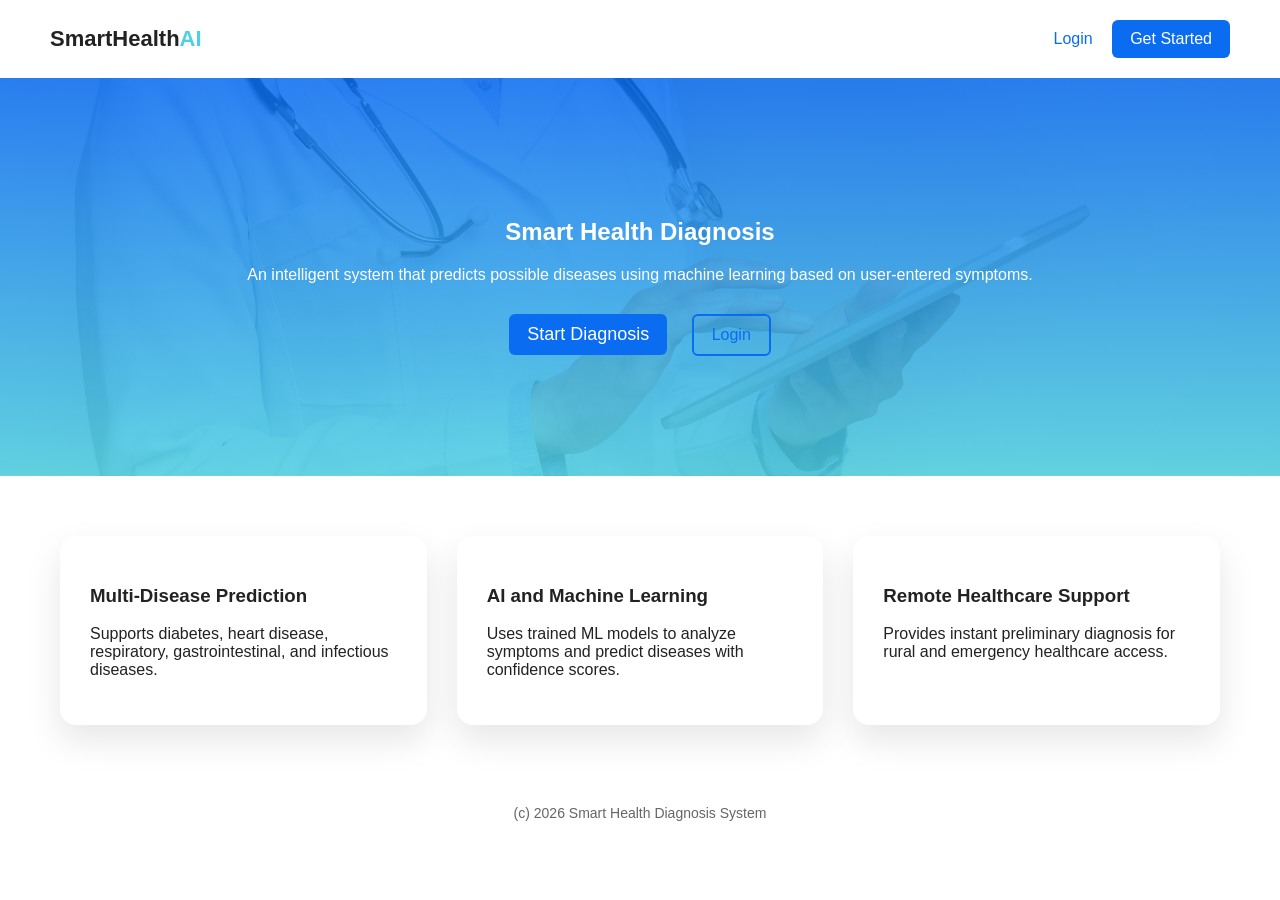
<file: template/index.html>
<!DOCTYPE html>
<html lang="en">
<head>
  <meta charset="UTF-8" />
  <meta name="description" content="AI-based smart health diagnosis system for predicting diseases using machine learning and symptom analysis." />
  <title>Smart Health Diagnosis System</title>
  <link rel="stylesheet" href="css/style.css" />
</head>
<body class="public-bg">
  <header class="landing-header">
    <div class="logo">SmartHealth<span>AI</span></div>
    <nav>
      <a href="login.html">Login</a>
      <a href="register.html" class="btn">Get Started</a>
    </nav>
  </header>

  <section class="landing-hero">
    <h1>Smart Health Diagnosis</h1>
    <p>
      An intelligent system that predicts possible diseases
      using machine learning based on user-entered symptoms.
    </p>
    <div class="hero-actions">
      <a href="register.html" class="btn primary">Start Diagnosis</a>
      <a href="login.html" class="btn outline">Login</a>
    </div>
  </section>

  <section class="features">
    <div class="feature-card">
      <h3>Multi-Disease Prediction</h3>
      <p>Supports diabetes, heart disease, respiratory, gastrointestinal, and infectious diseases.</p>
    </div>
    <div class="feature-card">
      <h3>AI and Machine Learning</h3>
      <p>Uses trained ML models to analyze symptoms and predict diseases with confidence scores.</p>
    </div>
    <div class="feature-card">
      <h3>Remote Healthcare Support</h3>
      <p>Provides instant preliminary diagnosis for rural and emergency healthcare access.</p>
    </div>
  </section>

  <footer class="footer">
    (c) 2026 Smart Health Diagnosis System
  </footer>

  <div id="toast" class="toast hidden"></div>
  <div id="loader" class="loader hidden"></div>
  <script src="js/main.js"></script>
</body>
</html>
</file>
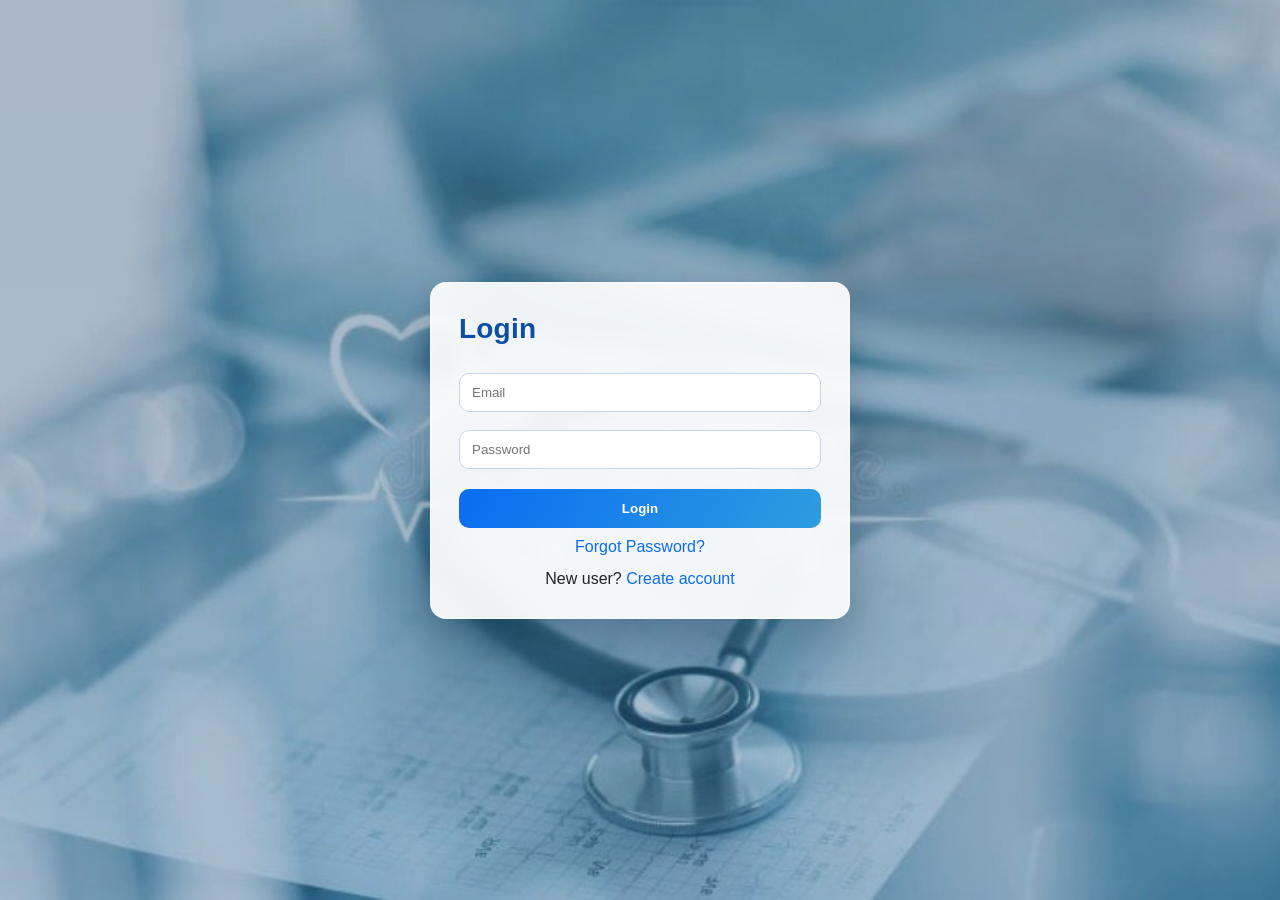
<file: template/dashboard.html>
<!DOCTYPE html>
<html lang="en">
<head>
  <meta charset="UTF-8" />
  <title>Diagnosis Dashboard | SmartHealth AI</title>
  <link rel="stylesheet" href="css/style.css" />
</head>
<body>
  <header class="app-header dashboard-header">
    <div class="brand-block">
      <div class="brand-logo" aria-hidden="true">
        <span class="brand-cross"></span>
      </div>
      <div class="brand-copy">
        <h2>SmartHealth AI</h2>
        <p>Clinical Decision Dashboard</p>
      </div>
    </div>
    <div>
      <a href="diagnosis.html" class="btn" id="newDiagnosisBtn">New Diagnosis</a>
      <a href="#" class="btn outline" onclick="logout()">Logout</a>
    </div>
  </header>

  <section class="dash-wrapper">
    <div class="dash-card highlight">
      <h3 id="dashCardTitle">Latest Diagnosis</h3>
      <p><span id="dashDisease">-</span></p>
      <p><span id="dashConfidence">-</span></p>
      <p><span id="dashRisk">-</span></p>
    </div>

    <div class="dash-card">
      <h3>Previous Reports</h3>
      <div id="cardContent2"></div>
    </div>

    <div class="dash-card">
      <h3 id="thirdCardTitle">Health Summary</h3>
      <p>Total Diagnoses: <span id="totalDiagnosis">0</span></p>
      <p id="totalRiskRow">Total Risk Diagnoses: <span id="totalRiskDiagnosis">0</span></p>
      <p id="doctorSuggestionsTitle"><strong>Doctor Suggestions</strong></p>
      <div id="patientSuggestions">No suggestions yet.</div>
      <div id="adminUserList" class="hidden"></div>
    </div>
  </section>

  <script src="js/main.js"></script>
  <div id="toast" class="toast hidden"></div>
  <div id="loader" class="loader hidden"></div>
</body>
</html>
</file>
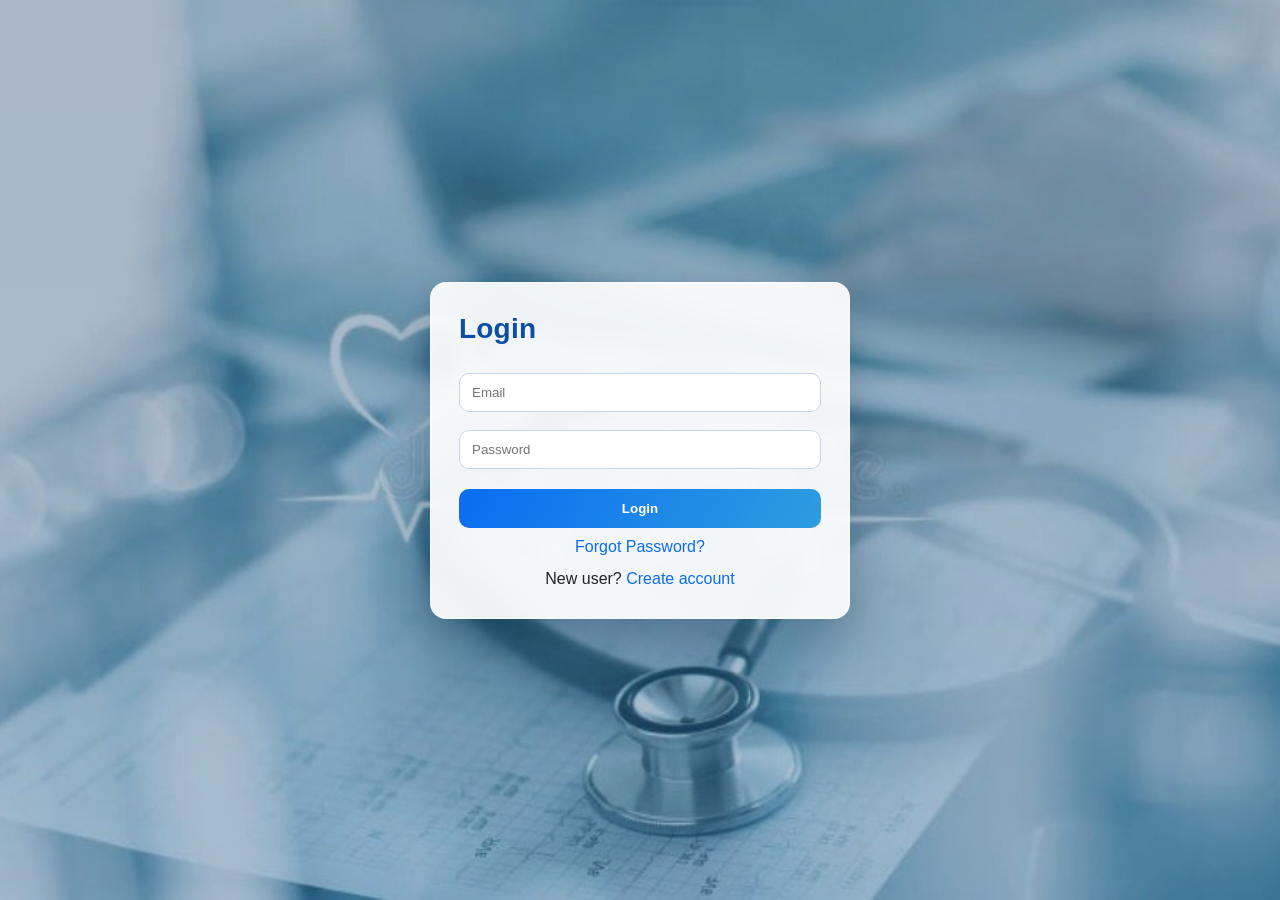
<file: template/diagnosis.html>
<!DOCTYPE html>
<html lang="en">
<head>
  <meta charset="UTF-8" />
  <title>Smart Health Diagnosis</title>
  <link rel="stylesheet" href="css/style.css" />
</head>
<body class="diag-bg">
  <div class="diag-container">
    <header class="diag-header">
      <span class="diag-badge">Clinical Intake Form</span>
      <h1>Smart Health Diagnosis</h1>
      <p>AI-based disease prediction using symptoms and health parameters</p>
    </header>

    <form class="diag-form" onsubmit="submitDiagnosis(event)">
      <section class="diag-section">
        <h3>Select Disease to Predict</h3>
        <select id="diseaseType" required>
          <option value="">Choose Disease</option>
          <option value="diabetes">Diabetes</option>
          <option value="heart">Heart Disease</option>
          <option value="respiratory">Respiratory Disease</option>
          <option value="kidney">Kidney Disease</option>
          <option value="liver">Liver Disease</option>
          <option value="cancer">Cancer</option>
        </select>
      </section>

      <section class="diag-section">
        <h3>Patient Basic Information</h3>
        <div class="grid-2">
          <input type="text" id="fullName" placeholder="Full Name" required />
          <input type="number" id="age" placeholder="Age" required />
          <select id="gender" required>
            <option value="">Gender</option>
            <option>Male</option>
            <option>Female</option>
            <option>Transgender</option>
            <option>Prefer not to say</option>
          </select>
          <input type="text" id="bloodGroup" placeholder="Blood Group" />
          <input type="number" id="height" placeholder="Height (cm)" />
          <input type="number" id="weight" placeholder="Weight (kg)" />
          <input type="text" id="bmi" placeholder="BMI (Auto)" readonly />
          <input type="text" id="location" placeholder="Location (Optional)" />
        </div>
      </section>

      <section class="diag-section">
        <h3>Vital Signs</h3>
        <div class="grid-2">
          <input type="number" id="temperature" placeholder="Body Temperature (C)" />
          <input type="number" id="heartRate" placeholder="Heart Rate (BPM)" />
          <input type="number" id="bpSys" placeholder="BP Systolic" />
          <input type="number" id="bpDia" placeholder="BP Diastolic" />
          <input type="number" id="respRate" placeholder="Respiratory Rate" />
          <input type="number" id="spo2" placeholder="Oxygen Saturation (SpO2)" />
        </div>
      </section>

      <section class="diag-section">
        <h3>Chief Complaints</h3>
        <div class="symptom-group">
          <label><input type="checkbox" value="fever" /> Fever</label>
          <label><input type="checkbox" value="cough" /> Cough</label>
          <label><input type="checkbox" value="chest_pain" /> Chest Pain</label>
          <label><input type="checkbox" value="shortness_of_breath" /> Shortness of Breath</label>
          <label><input type="checkbox" value="fatigue" /> Fatigue</label>
          <label><input type="checkbox" value="headache" /> Headache</label>
          <label><input type="checkbox" value="dizziness" /> Dizziness</label>
          <label><input type="checkbox" value="abdominal_pain" /> Abdominal Pain</label>
          <label><input type="checkbox" value="joint_pain" /> Joint Pain</label>
          <label><input type="checkbox" value="nausea" /> Nausea or Vomiting</label>
          <label><input type="checkbox" value="weight_change" /> Weight Loss or Gain</label>
        </div>
      </section>

      <section class="diag-section">
        <h3>Symptom Severity and Duration</h3>
        <div class="grid-2">
          <select id="severity">
            <option value="">Severity</option>
            <option>Mild</option>
            <option>Moderate</option>
            <option>Severe</option>
          </select>
          <select id="frequency">
            <option value="">Frequency</option>
            <option>Occasional</option>
            <option>Frequent</option>
            <option>Constant</option>
          </select>
          <input type="number" id="duration" placeholder="Duration (Days)" />
        </div>
      </section>

      <section class="diag-section">
        <h3>Medical History</h3>
        <textarea id="medicalHistory" placeholder="Existing conditions, past surgeries, family history"></textarea>
      </section>

      <section class="diag-section">
        <h3>Lifestyle and Risk Factors</h3>
        <div class="grid-2">
          <select id="smoking">
            <option value="">Smoking</option>
            <option>No</option>
            <option>Yes</option>
            <option>Former</option>
          </select>
          <select id="alcohol">
            <option value="">Alcohol Consumption</option>
            <option>No</option>
            <option>Occasional</option>
            <option>Regular</option>
          </select>
          <select id="activity">
            <option value="">Physical Activity</option>
            <option>Low</option>
            <option>Moderate</option>
            <option>High</option>
          </select>
          <input type="number" id="sleep" placeholder="Sleep Duration (hrs)" />
          <input type="number" id="stress" placeholder="Stress Level (1-10)" />
        </div>
      </section>

      <div class="diag-submit-row">
        <p>Review entries carefully before running the diagnosis analysis.</p>
        <button type="submit" class="analyze-btn">Analyze and Predict Disease</button>
      </div>
    </form>
  </div>

  <script src="js/main.js"></script>
  <div id="toast" class="toast hidden"></div>
  <div id="loader" class="loader hidden"></div>
</body>
</html>
</file>
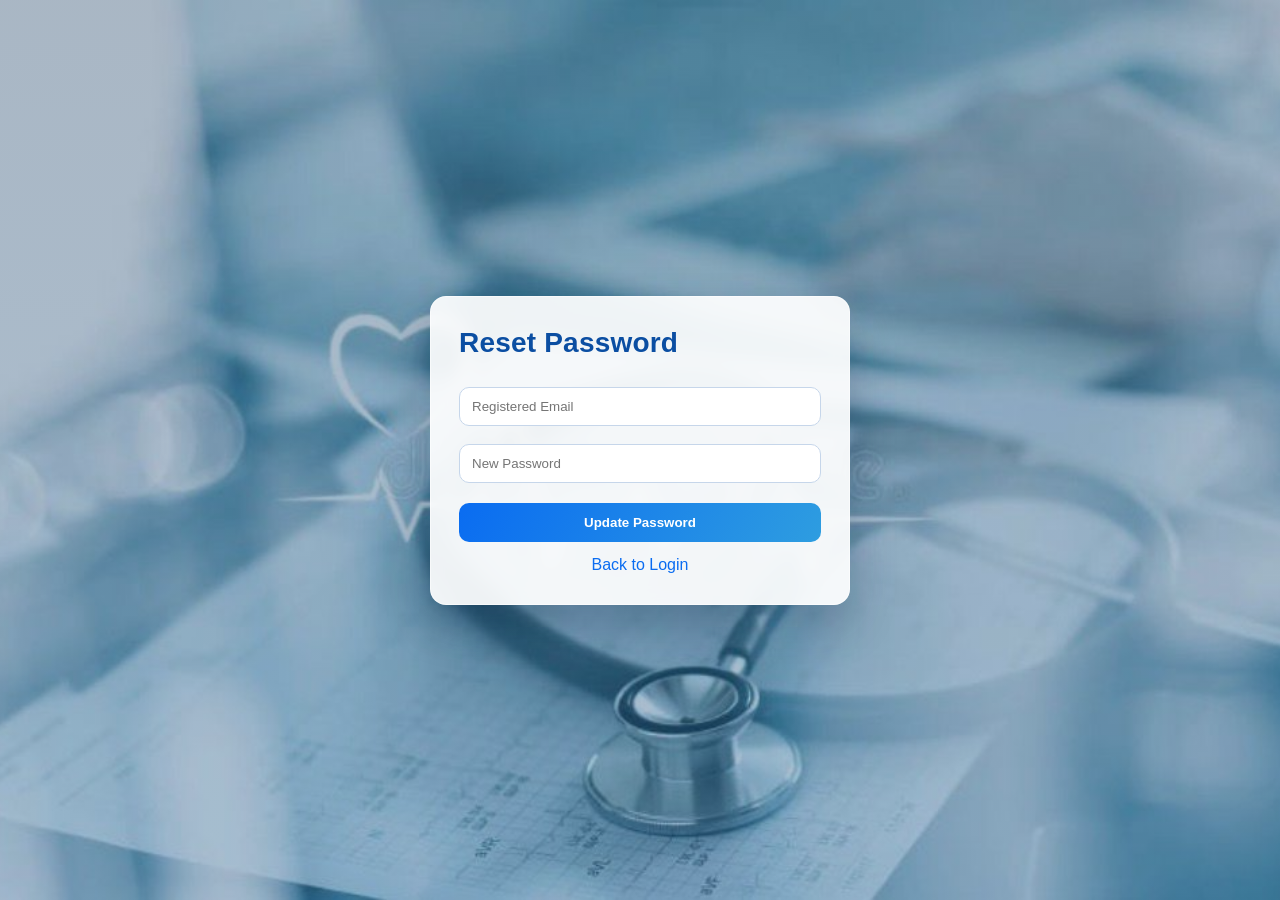
<file: template/forgot-password.html>
<!DOCTYPE html>
<html lang="en">
<head>
<meta charset="UTF-8">
<title>Forgot Password | SmartHealth AI</title>
<link rel="stylesheet" href="css/style.css">
</head>
<body class="auth-bg">

<div class="auth-card">
  <h2>Reset Password</h2>

  <form onsubmit="resetPassword(event)">
    <input type="email" id="fpEmail" placeholder="Registered Email" required>
    <small class="error" id="fpError"></small>

    <input type="password"
      id="fpPassword"
      placeholder="New Password"
      pattern="(?=.*\d)(?=.*[a-z])(?=.*[A-Z])(?=.*[@$!%*?&]).{8,}"
      required>

    <button type="submit">Update Password</button>
  </form>

  <p><a href="login.html">Back to Login</a></p>
</div>

<script src="js/main.js"></script>
<div id="toast" class="toast hidden"></div>
<div id="loader" class="loader hidden"></div>
</body>
</html>
</file>
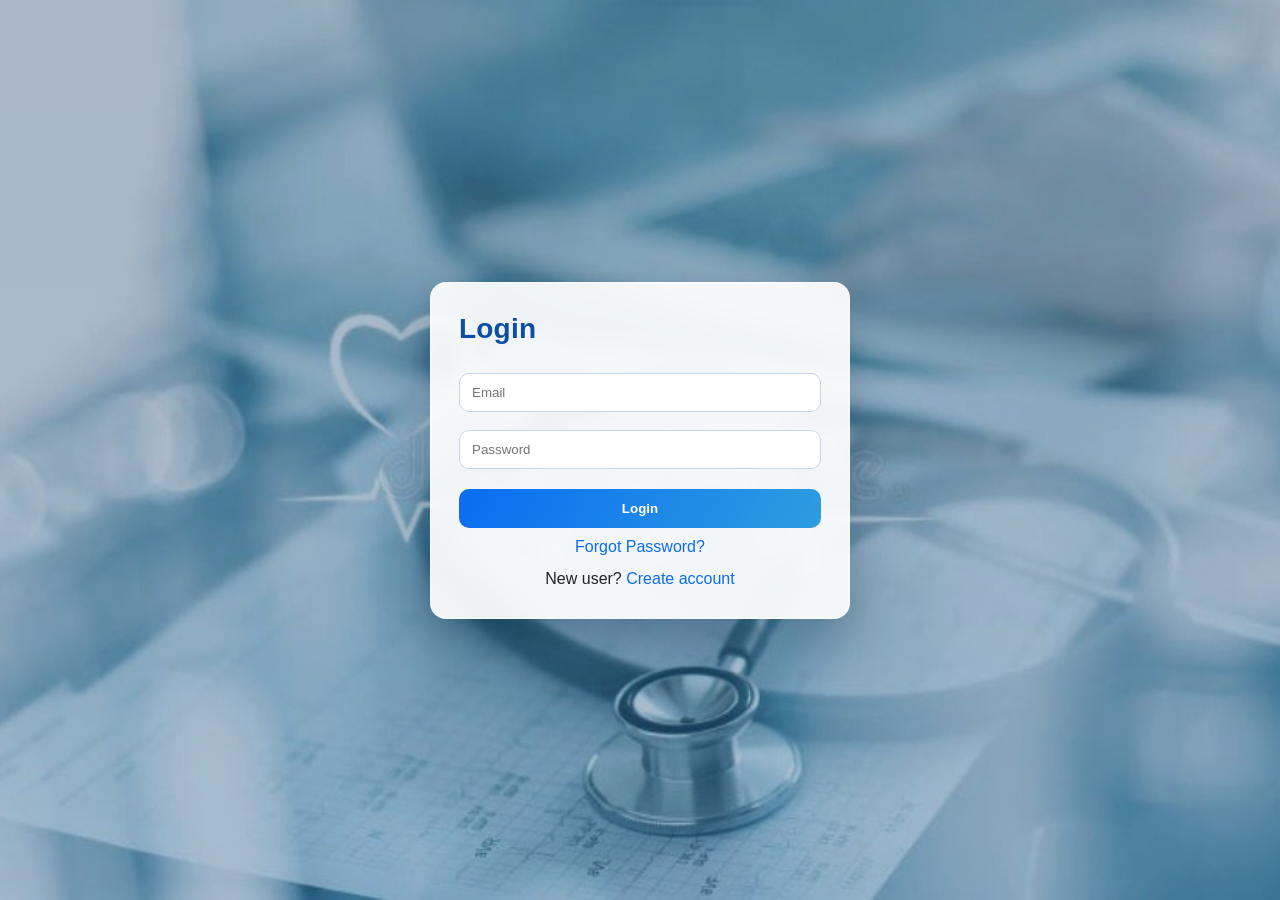
<file: template/login.html>
<!DOCTYPE html>
<html lang="en">
<head>
<meta charset="UTF-8">
<title>Login | SmartHealth AI</title>
<link rel="stylesheet" href="css/style.css">
</head>
<body class="auth-bg">

<div class="auth-card">
  <h2>Login</h2>

  <form onsubmit="login(event)">
    <input type="email" id="loginEmail" placeholder="Email" required>
    <input type="password" id="loginPassword" placeholder="Password" required>
    <small class="error" id="loginError"></small>
    <button type="submit">Login</button>
    <p style="text-align:center; margin-top:10px;">
      <a href="forgot-password.html">Forgot Password?</a>
    </p>
  </form>

  <p>New user? <a href="register.html">Create account</a></p>
</div>

<script src="js/main.js"></script>
<div id="toast" class="toast hidden"></div>
<div id="loader" class="loader hidden"></div>
</body>
</html>
</file>
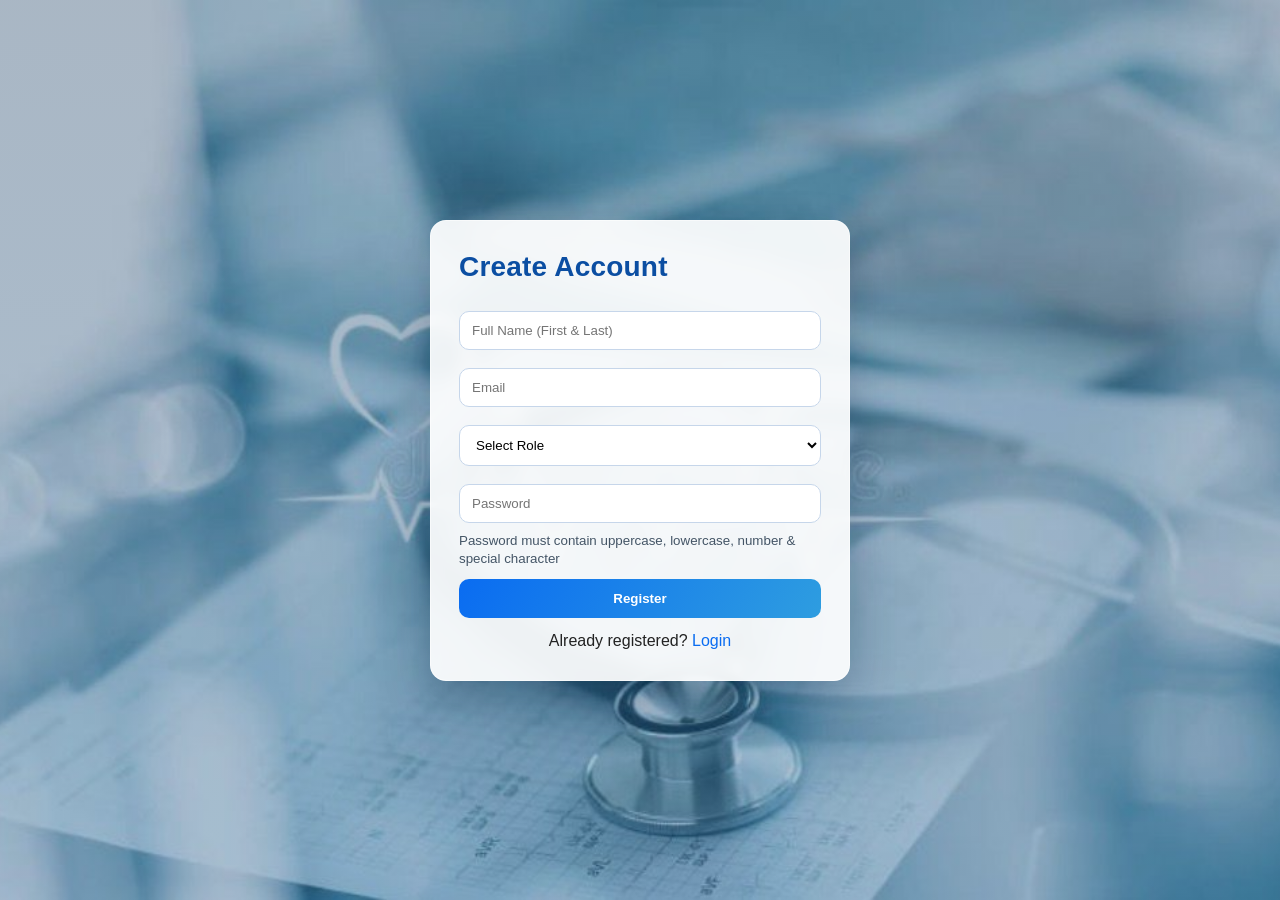
<file: template/register.html>
<!DOCTYPE html>
<html lang="en">
<head>
<meta charset="UTF-8">
<title>Register | SmartHealth AI</title>
<link rel="stylesheet" href="css/style.css">
</head>
<body class="auth-bg">

<div class="auth-card">
  <h2>Create Account</h2>

  <form onsubmit="registerUser(event)">
    <input type="text" id="regName" placeholder="Full Name (First & Last)" required>
    <small class="error" id="nameError"></small>

    <input type="email" id="regEmail" placeholder="Email" required>
    <small class="error" id="emailError"></small>

    <select id="regRole" required>
      <option value="">Select Role</option>
      <option value="patient">Patient</option>
      <option value="doctor">Doctor</option>
      <option value="admin">Admin</option>
    </select>

    <input type="password" id="regPassword"
      placeholder="Password"
      pattern="(?=.*\d)(?=.*[a-z])(?=.*[A-Z])(?=.*[@$!%*?&]).{8,}"
      required>
    <small>Password must contain uppercase, lowercase, number & special character</small><br>
    
    <button type="submit">Register</button>
  </form>

  <p>Already registered? <a href="login.html">Login</a></p>
</div>

<script src="js/main.js"></script>
<div id="toast" class="toast hidden"></div>
<div id="loader" class="loader hidden"></div>
</body>
</html>
</file>
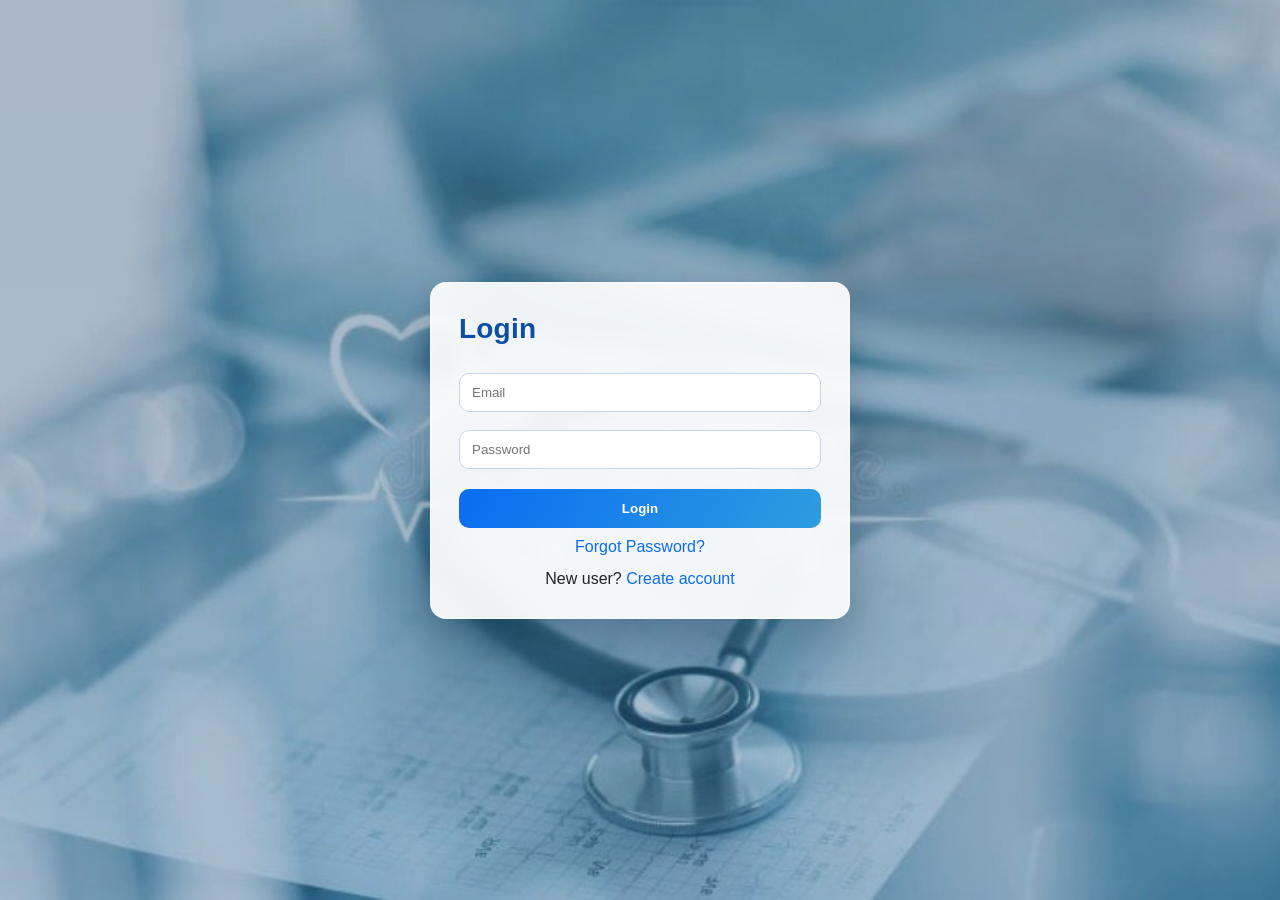
<file: template/result.html>
<!DOCTYPE html>
<html lang="en">
<head>
  <meta charset="UTF-8" />
  <title>Diagnosis Result | SmartHealth AI</title>
  <link rel="stylesheet" href="css/style.css" />
</head>
<body class="diag-bg result-page">
  <header class="app-header">
    <h2>
      <img src="assets/images/auth-illustration.png" class="header-icon" alt="AI Diagnosis" />
      SmartHealth AI
    </h2>
    <a href="dashboard.html" class="btn">Dashboard</a>
  </header>

  <div class="result-container">
    <section class="result-main">
      <h1>Diagnosis Result</h1>
      <p class="subtitle">AI-based analysis of submitted patient data</p>
      <div class="disease-box">
        <h2 id="predictedDisease">-</h2>
        <span class="category" id="diseaseCategory">-</span>
      </div>
    </section>

    <section class="result-metrics">
      <div class="metric-card confidence">
        <h4>Risk Probability (%)</h4>
        <p id="riskProbability">-%</p>
      </div>
      <div class="metric-card confidence">
        <h4>Confidence Level</h4>
        <p id="confidenceLevel">-</p>
      </div>
      <div class="metric-card risk">
        <h4>Severity Stage</h4>
        <p id="severityStage">-</p>
      </div>
    </section>

    <section class="result-precautions">
      <h3>AI Explanation</h3>
      <ul id="explanation">
        <li>-</li>
      </ul>
    </section>

    <section class="medical-note">
      <label class="consent-box">
        <input type="checkbox" id="aiConsent" />
        I consent to AI-based analysis
      </label>
      <p class="warning-text">
        This is not a medical diagnosis.
        The result is generated using an AI-based predictive model and is intended
        for preliminary assessment only.
      </p>
    </section>

    <div class="result-actions">
      <button class="btn" id="savePdfBtn" onclick="requireConsentAndGeneratePdf()">Save and Generate PDF Report</button>
      <a href="diagnosis.html" class="btn outline" id="newDiagnosisLink" onclick="return requireConsentAndGoDiagnosis(event)">New Diagnosis</a>
    </div>
  </div>

  <script src="js/main.js"></script>
  <div id="toast" class="toast hidden"></div>
  <div id="loader" class="loader hidden"></div>
</body>
</html>
</file>
<file: template/css/style.css>
/* ==================================================
   Smart Health Diagnosis System
   Global Stylesheet (Professional)
   ================================================== */

/* ---------- BASE ---------- */
* {
  box-sizing: border-box;
}
a {
  color: #0a6cf1;
  text-decoration: none;
}

a:hover {
  text-decoration: underline;
}

header nav a {
  margin-left: 15px;
}



body {
  margin: 0;
  font-family: "Segoe UI", sans-serif;
  background: #f4f9ff;
  color: #222;
}

/* ---------- UTILITIES ---------- */
.btn {
  background: #0a6cf1;
  color: #ffffff;
  padding: 10px 18px;
  border-radius: 6px;
  text-decoration: none;
  border: none;
  cursor: pointer;
  display: inline-block;
}

.btn.primary {
  font-size: 18px;
}

.btn.outline {
  background: transparent;
  border: 2px solid #0a6cf1;
  color: #0a6cf1;
}
.btn.outline:hover {
  background: #0a6cf1;
  color: #ffffff;
}


/* ---------- LANDING / PUBLIC ---------- */
.public-bg {
  background: #ffffff;
}

.landing-hero {
  text-align: center;
  padding: 120px 20px;
  color: white;
  background:
    linear-gradient(
      rgba(10,108,241,0.85),
      rgba(77,208,225,0.85)
    ),
    url("../assets/images/hero-bg.jpg");
  background-size: cover;
  background-position: center;
}

.logo {
  font-size: 22px;
  font-weight: 600;
}

.logo span {
  color: #4dd0e1;
}



.hero-actions {
  margin-top: 30px;
}

.hero-actions .btn {
  margin: 0 10px;
}

.features {
  display: grid;
  grid-template-columns: repeat(3, 1fr);
  gap: 30px;
  padding: 60px;
}

.feature-card {
  background: #ffffff;
  padding: 30px;
  border-radius: 16px;
  box-shadow: 0 15px 35px rgba(0, 0, 0, 0.1);
}

/* ---------- AUTH (LOGIN / REGISTER) ---------- */
.auth-bg {
  min-height: 100vh;
  display: flex;
  justify-content: center;
  align-items: center;
  padding: 24px;
  background-color: #d9ebf5;
  background-image:
    linear-gradient(rgba(9, 48, 87, 0.35), rgba(14, 73, 124, 0.35)),
    url("../assets/images/Login_register.jpeg");
  background-position: center center;
  background-repeat: no-repeat;
  background-size: cover;
}

.auth-card {
  width: min(420px, 92vw);
  max-height: calc(100vh - 48px);
  overflow-y: auto;
  background: rgba(255, 255, 255, 0.92);
  backdrop-filter: blur(8px);
  -webkit-backdrop-filter: blur(8px);
  padding: 30px 28px;
  border-radius: 16px;
  border: 1px solid rgba(255, 255, 255, 0.55);
  box-shadow: 0 18px 45px rgba(3, 29, 58, 0.25);
}

.auth-card h2 {
  margin: 0 0 18px;
  color: #0b4ea2;
  font-size: 28px;
  letter-spacing: 0.2px;
}

.auth-card input,
.auth-card select {
  width: 100%;
  padding: 11px 12px;
  margin: 10px 0 8px;
  border: 1px solid #c6d6ea;
  border-radius: 10px;
  background: #ffffff;
}

.auth-card input:focus,
.auth-card select:focus {
  outline: none;
  border-color: #0a6cf1;
  box-shadow: 0 0 0 3px rgba(10, 108, 241, 0.12);
}

.auth-card button {
  width: 100%;
  margin-top: 12px;
  padding: 12px;
  border: none;
  border-radius: 10px;
  background: linear-gradient(120deg, #0a6cf1, #2e9de0);
  color: #fff;
  font-weight: 600;
  cursor: pointer;
}

.auth-card p {
  margin: 14px 0 0;
  text-align: center;
}

.auth-card small {
  color: #456;
}

/* ---------- APP HEADER ---------- */
.app-header {
  background: linear-gradient(180deg, #ffffff, #f5f9ff);
  padding: 14px 28px;
  display: flex;
  justify-content: space-between;
  align-items: center;
  border-bottom: 1px solid #dbe6f3;
  box-shadow: 0 8px 24px rgba(15, 35, 60, 0.08);
}

.app-header h2 {
  margin: 0;
  color: #0b4ea2;
  letter-spacing: 0.3px;
}

.app-header .btn {
  border-radius: 9px;
  font-weight: 600;
}

.dashboard-header {
  background: linear-gradient(180deg, #ffffff, #eef5ff);
  border-bottom: 1px solid #d1e0f3;
}

.brand-block {
  display: flex;
  align-items: center;
  gap: 12px;
}

.brand-logo {
  width: 42px;
  height: 42px;
  border-radius: 12px;
  background: linear-gradient(145deg, #0a6cf1, #4abfdd);
  box-shadow: 0 8px 16px rgba(10, 108, 241, 0.25);
  display: flex;
  align-items: center;
  justify-content: center;
}

.brand-cross {
  width: 18px;
  height: 18px;
  position: relative;
  display: block;
}

.brand-cross::before,
.brand-cross::after {
  content: "";
  position: absolute;
  background: #ffffff;
  border-radius: 2px;
}

.brand-cross::before {
  width: 18px;
  height: 5px;
  top: 6px;
  left: 0;
}

.brand-cross::after {
  width: 5px;
  height: 18px;
  top: 0;
  left: 6px;
}

.brand-copy h2 {
  margin: 0;
  font-size: 24px;
}

.brand-copy p {
  margin: 2px 0 0;
  font-size: 12px;
  color: #4b6b90;
  letter-spacing: 0.2px;
}

/* ---------- DASHBOARD ---------- */
.dash-wrapper {
  display: grid;
  grid-template-columns: repeat(3, 1fr);
  gap: 30px;
  padding: 34px 40px 40px;
  max-width: 1440px;
  margin: 0 auto;
  align-items: start;
}

.dash-card {
  background: linear-gradient(180deg, #ffffff, #fbfdff);
  padding: 24px;
  border-radius: 20px;
  border: 1px solid #d9e5f2;
  box-shadow: 0 14px 28px rgba(8, 38, 74, 0.09);
  display: flex;
  flex-direction: column;
  position: relative;
  transition: transform 0.2s ease, box-shadow 0.2s ease;
}

.dash-card:hover {
  transform: translateY(-3px);
  box-shadow: 0 18px 34px rgba(8, 38, 74, 0.12);
}

.dash-card::before {
  content: "";
  position: absolute;
  left: 24px;
  top: 0;
  width: 54px;
  height: 4px;
  border-radius: 0 0 10px 10px;
  background: linear-gradient(90deg, #0a6cf1, #4dd0e1);
}

.dash-card.highlight {
  background: linear-gradient(145deg, #0d63d8 0%, #2ea7d3 50%, #4bc2dd 100%);
  color: #ffffff;
  border: none;
}

.dash-card.highlight::before {
  background: rgba(255, 255, 255, 0.65);
}

/* ---------- DIAGNOSIS ---------- */
.diag-bg {
  background:
    radial-gradient(circle at 8% 10%, rgba(13, 99, 216, 0.12), transparent 35%),
    radial-gradient(circle at 92% 18%, rgba(77, 208, 225, 0.14), transparent 34%),
    #f2f8ff;
}

.diag-container {
  max-width: 980px;
  margin: 34px auto;
  background: linear-gradient(180deg, #ffffff, #fbfdff);
  padding: 36px;
  border-radius: 20px;
  border: 1px solid #d9e5f3;
  box-shadow: 0 18px 40px rgba(12, 40, 75, 0.1);
}

.diag-header {
  text-align: center;
  margin-bottom: 26px;
}

.diag-badge {
  display: inline-block;
  margin-bottom: 10px;
  padding: 6px 12px;
  border-radius: 999px;
  border: 1px solid #cfe1f6;
  background: #eef6ff;
  color: #1d5ca8;
  font-size: 12px;
  font-weight: 600;
  letter-spacing: 0.3px;
  text-transform: uppercase;
}

.diag-header h1 {
  color: #0b4ea2;
  margin-bottom: 8px;
}

.diag-header p {
  color: #4d6685;
}

.diag-section {
  margin-bottom: 18px;
  padding: 18px 18px 16px;
  border: 1px solid #dce8f5;
  border-radius: 14px;
  background: #f9fcff;
}

.diag-section h3 {
  margin: 0 0 14px;
  color: #0b4ea2;
  font-size: 20px;
  display: flex;
  align-items: center;
  gap: 8px;
}

.diag-form {
  counter-reset: diag-section;
}

.diag-form .diag-section h3::before {
  counter-increment: diag-section;
  content: counter(diag-section);
  width: 24px;
  height: 24px;
  border-radius: 50%;
  display: inline-flex;
  align-items: center;
  justify-content: center;
  font-size: 12px;
  font-weight: 700;
  color: #ffffff;
  background: linear-gradient(130deg, #0a6cf1, #49b6df);
}

.grid-2 {
  display: grid;
  grid-template-columns: 1fr 1fr;
  gap: 15px;
}

.diag-form input,
.diag-form select {
  padding: 10px;
  border: 1px solid #c8d9ed;
  border-radius: 8px;
  background: #ffffff;
}

.diag-form input::placeholder,
.diag-form textarea::placeholder {
  color: #7489a3;
}

.diag-form input:focus,
.diag-form select:focus {
  outline: none;
  border-color: #0a6cf1;
  box-shadow: 0 0 0 3px rgba(10, 108, 241, 0.12);
}

.symptom-group {
  margin-bottom: 20px;
  display: flex;
  flex-wrap: wrap;
  gap: 8px 12px;
}

.symptom-group h4 {
  margin-bottom: 8px;
}

.symptom-group label {
  display: inline-flex;
  align-items: center;
  gap: 6px;
  margin: 0;
  padding: 7px 11px;
  border: 1px solid #d3e3f5;
  border-radius: 999px;
  background: #ffffff;
  font-size: 14px;
  transition: border-color 0.2s ease, background 0.2s ease;
}

.symptom-group label:has(input:checked) {
  border-color: #61a4e9;
  background: #eaf5ff;
}

.analyze-btn {
  width: 100%;
  padding: 14px;
  font-size: 16px;
  background: linear-gradient(120deg, #0a6cf1, #2e9ee0);
  color: #ffffff;
  border: none;
  border-radius: 12px;
  cursor: pointer;
  box-shadow: 0 10px 20px rgba(10, 108, 241, 0.25);
}

.diag-form textarea {
  width: 100%;
  min-height: 112px;
  max-height: 112px;
  resize: none;
  padding: 10px;
  border: 1px solid #b9cee8;
  border-radius: 8px;
  font-family: inherit;
  line-height: 1.45;
  background: #ffffff;
}

.diag-form input:focus,
.diag-form select:focus,
.diag-form textarea:focus {
  outline: none;
  border-color: #0a6cf1;
  box-shadow: 0 0 0 3px rgba(10, 108, 241, 0.12);
}

.diag-submit-row {
  margin-top: 22px;
  padding: 16px;
  border-radius: 14px;
  border: 1px solid #d2e2f5;
  background: linear-gradient(180deg, #f4faff, #ebf5ff);
}

.diag-submit-row p {
  margin: 0 0 12px;
  color: #486783;
  font-size: 14px;
}

/* ---------- RESULT PAGE (PROFESSIONAL) ---------- */

.result-container {
  max-width: 850px;
  margin: 40px auto;
  background: #ffffff;
  padding: 40px;
  border-radius: 20px;
  box-shadow: 0 20px 50px rgba(0,0,0,0.1);
}

.result-main {
  text-align: center;
  margin-bottom: 30px;
  
}

.result-main h1 {
  color: #0a6cf1;
  margin-bottom: 8px;
}

.subtitle {
  color: #666;
}

.disease-box {
  margin-top: 20px;
}

.disease-box h2 {
  font-size: 28px;
  margin-bottom: 6px;
}

.category {
  display: inline-block;
  padding: 6px 14px;
  border-radius: 20px;
  background: #e8f2ff;
  color: #0a6cf1;
  font-size: 14px;
}

/* Metrics */
.result-metrics {
  display: grid;
  grid-template-columns: repeat(2, 1fr);
  gap: 20px;
  margin: 30px 0;
}

.metric-card {
  padding: 25px;
  border-radius: 16px;
  background: #f8fbff;
  text-align: center;
}

.metric-card h4 {
  margin-bottom: 10px;
  color: #444;
}

.metric-card p {
  font-size: 26px;
  font-weight: 600;
}

.metric-card.confidence p {
  color: #0a6cf1;
}

.metric-card.risk.high p {
  color: #e53935;
}

.metric-card.risk.medium p {
  color: #fb8c00;
}

.metric-card.risk.low p {
  color: #43a047;
}

/* Precautions */
.result-precautions {
  margin-top: 30px;
}

.result-precautions h3 {
  margin-bottom: 12px;
}

.result-precautions ul {
  padding-left: 20px;
}

.result-precautions li {
  margin-bottom: 8px;
}

/* Medical Note */
.medical-note {
  margin-top: 25px;
  padding: 15px;
  background: #fff8e1;
  border-left: 4px solid #ffb300;
  border-radius: 8px;
  font-size: 14px;
}

/* Actions */
.result-actions {
  margin-top: 30px;
  display: flex;
  justify-content: center;
  gap: 20px;
}

@media (max-width: 900px) {
  .features,
  .dash-wrapper {
    grid-template-columns: 1fr;
  }

  .grid-2 {
    grid-template-columns: 1fr;
  }

  .dashboard-header {
    flex-direction: column;
    align-items: flex-start;
    gap: 12px;
  }

  .diag-container {
    margin: 18px 12px;
    padding: 20px 16px;
  }

  .diag-section {
    padding: 14px 12px 12px;
  }
}

.header-icon {
  width: 30px;
  vertical-align: middle;
  margin-right: 8px;
}
.landing-header {
  display: flex;
  justify-content: space-between;
  align-items: center;
  padding: 20px 50px;
  background: #ffffff;
}
.footer {
  text-align: center;
  padding: 20px;
  font-size: 14px;
  color: #666;
  background: #ffffff;
}

/* ==================================================
   RESULT PAGE – ENHANCED STYLING
   ================================================== */

.result-page {
  background: linear-gradient(135deg, #eef5ff, #f9fbff);
}

/* Header polish */
.result-page .app-header {
  border-bottom: 1px solid #e3eaf5;
}

/* Main result emphasis */
.result-main h1 {
  font-size: 30px;
  font-weight: 700;
}

.disease-box {
  margin-top: 25px;
  padding: 25px;
  border-radius: 18px;
  background: linear-gradient(135deg, #0a6cf1, #4dd0e1);
  color: #fff;
  box-shadow: 0 15px 35px rgba(10,108,241,0.35);
}

.disease-box h2 {
  font-size: 30px;
  margin-bottom: 8px;
}

.category {
  background: rgba(255,255,255,0.2);
  color: #fff;
  font-weight: 600;
}

/* Metrics cards */
.result-metrics {
  grid-template-columns: repeat(3, 1fr);
}

.metric-card {
  transition: transform 0.2s ease;
}

.metric-card:hover {
  transform: translateY(-4px);
}

.metric-card.confidence {
  border-top: 4px solid #0a6cf1;
}

.metric-card.risk {
  border-top: 4px solid #ff9800;
}

/* Dynamic risk colors (JS already applies classes) */
.metric-card.risk.High p {
  color: #e53935;
}

.metric-card.risk.Medium p {
  color: #fb8c00;
}

.metric-card.risk.Low p {
  color: #43a047;
}

/* Explanation box */
.result-precautions {
  background: #f4f8ff;
  padding: 25px;
  border-radius: 14px;
  border-left: 4px solid #0a6cf1;
}

.result-precautions h3 {
  color: #0a6cf1;
}

/* Consent box */
.consent-box {
  display: flex;
  align-items: center;
  gap: 10px;
  font-weight: 600;
}

/* Warning emphasis */
.warning-text {
  color: #8a6d3b;
  margin-top: 10px;
}

/* Action buttons */
.result-actions .btn {
  min-width: 220px;
}

.result-actions .btn.outline {
  border-width: 2px;
}

.result-actions .btn:disabled,
.disabled-action {
  opacity: 0.5;
  pointer-events: none;
}

/* Mobile polish */
@media (max-width: 768px) {
  .result-metrics {
    grid-template-columns: 1fr;
  }

  .result-actions {
    flex-direction: column;
  }
}

/* ================= LOADER ================= */

.loader {
  position: fixed;
  top: 0;
  left: 0;
  width: 100%;
  height: 100%;
  background: rgba(255,255,255,0.6);
  display: flex;
  justify-content: center;
  align-items: center;
  z-index: 9999;
}

.loader::after {
  content: "";
  width: 50px;
  height: 50px;
  border: 6px solid #0a6cf1;
  border-top: 6px solid transparent;
  border-radius: 50%;
  animation: spin 1s linear infinite;
}

.hidden {
  display: none;
}

@keyframes spin {
  to { transform: rotate(360deg); }
}

/* ================= TOAST ================= */

.toast {
  position: fixed;
  bottom: 30px;
  right: 30px;
  padding: 15px 25px;
  border-radius: 8px;
  color: white;
  font-weight: 500;
  z-index: 10000;
  animation: fadeIn 0.3s ease;
}

.toast.success {
  background: #43a047;
}

.toast.error {
  background: #e53935;
}

.toast.info {
  background: #0a6cf1;
}

@keyframes fadeIn {
  from { opacity: 0; transform: translateY(20px); }
  to { opacity: 1; transform: translateY(0); }
}
.dash-card {
  min-height: 260px;
}

.dash-card h3 {
  margin-bottom: 14px;
  font-size: 19px;
  color: #0b4ea2;
  letter-spacing: 0.3px;
}

.dash-card p {
  margin: 9px 0;
  color: #27496b;
}

.dash-card button {
  margin-top: 7px;
}

.doctor-comment-card {
  background: #ffffff;
}

.doctor-comment-card h3 {
  color: #0a6cf1;
}

.doctor-comment-card label {
  display: block;
  margin: 10px 0 6px;
}

.doctor-comment-card select,
.doctor-comment-card textarea {
  width: 100%;
  border: 1px solid #c7d4e8;
  border-radius: 8px;
  padding: 10px;
}

.doctor-comment-card textarea {
  resize: vertical;
  min-height: 130px;
}

.dash-card.highlight h3 {
  color: #ffffff;
}

#patientSuggestions {
  margin-top: 8px;
  padding: 10px;
  border: 1px solid #d5dfef;
  border-radius: 8px;
  background: #f7fbff;
  line-height: 1.45;
}

#cardContent2,
#adminUserList,
#patientSuggestions {
  overflow-y: auto;
  max-height: 360px;
  padding-right: 6px;
  scrollbar-width: thin;
  scrollbar-color: #9fb9d9 #edf3fb;
}

#cardContent2::-webkit-scrollbar,
#adminUserList::-webkit-scrollbar,
#patientSuggestions::-webkit-scrollbar {
  width: 8px;
}

#cardContent2::-webkit-scrollbar-track,
#adminUserList::-webkit-scrollbar-track,
#patientSuggestions::-webkit-scrollbar-track {
  background: #edf3fb;
  border-radius: 999px;
}

#cardContent2::-webkit-scrollbar-thumb,
#adminUserList::-webkit-scrollbar-thumb,
#patientSuggestions::-webkit-scrollbar-thumb {
  background: #9fb9d9;
  border-radius: 999px;
}

#adminUserList {
  margin-top: 10px;
}

.admin-user-item {
  padding: 12px 10px;
  margin-bottom: 8px;
  border: 1px solid #dce7f5;
  border-radius: 10px;
  background: #f9fcff;
}

.admin-delete-btn {
  margin-left: 8px;
  background: #d64545;
}
</file>
